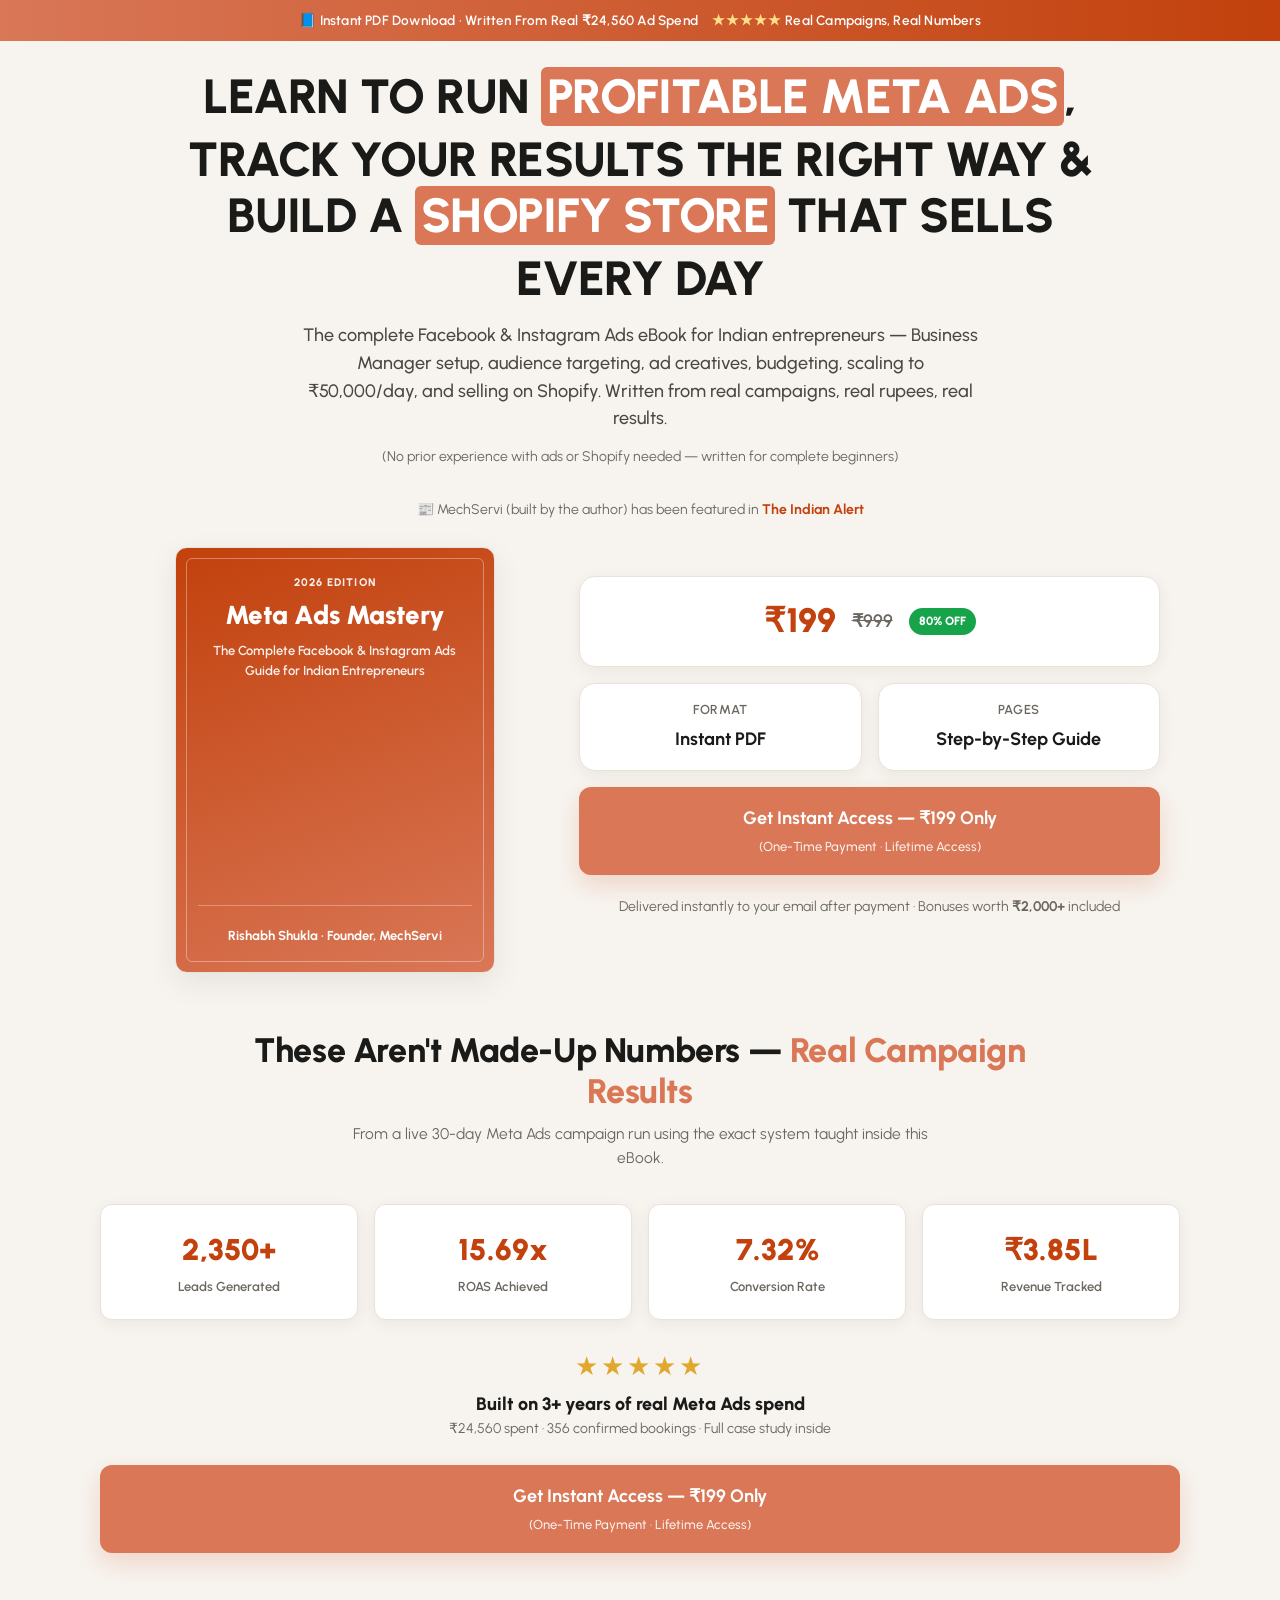
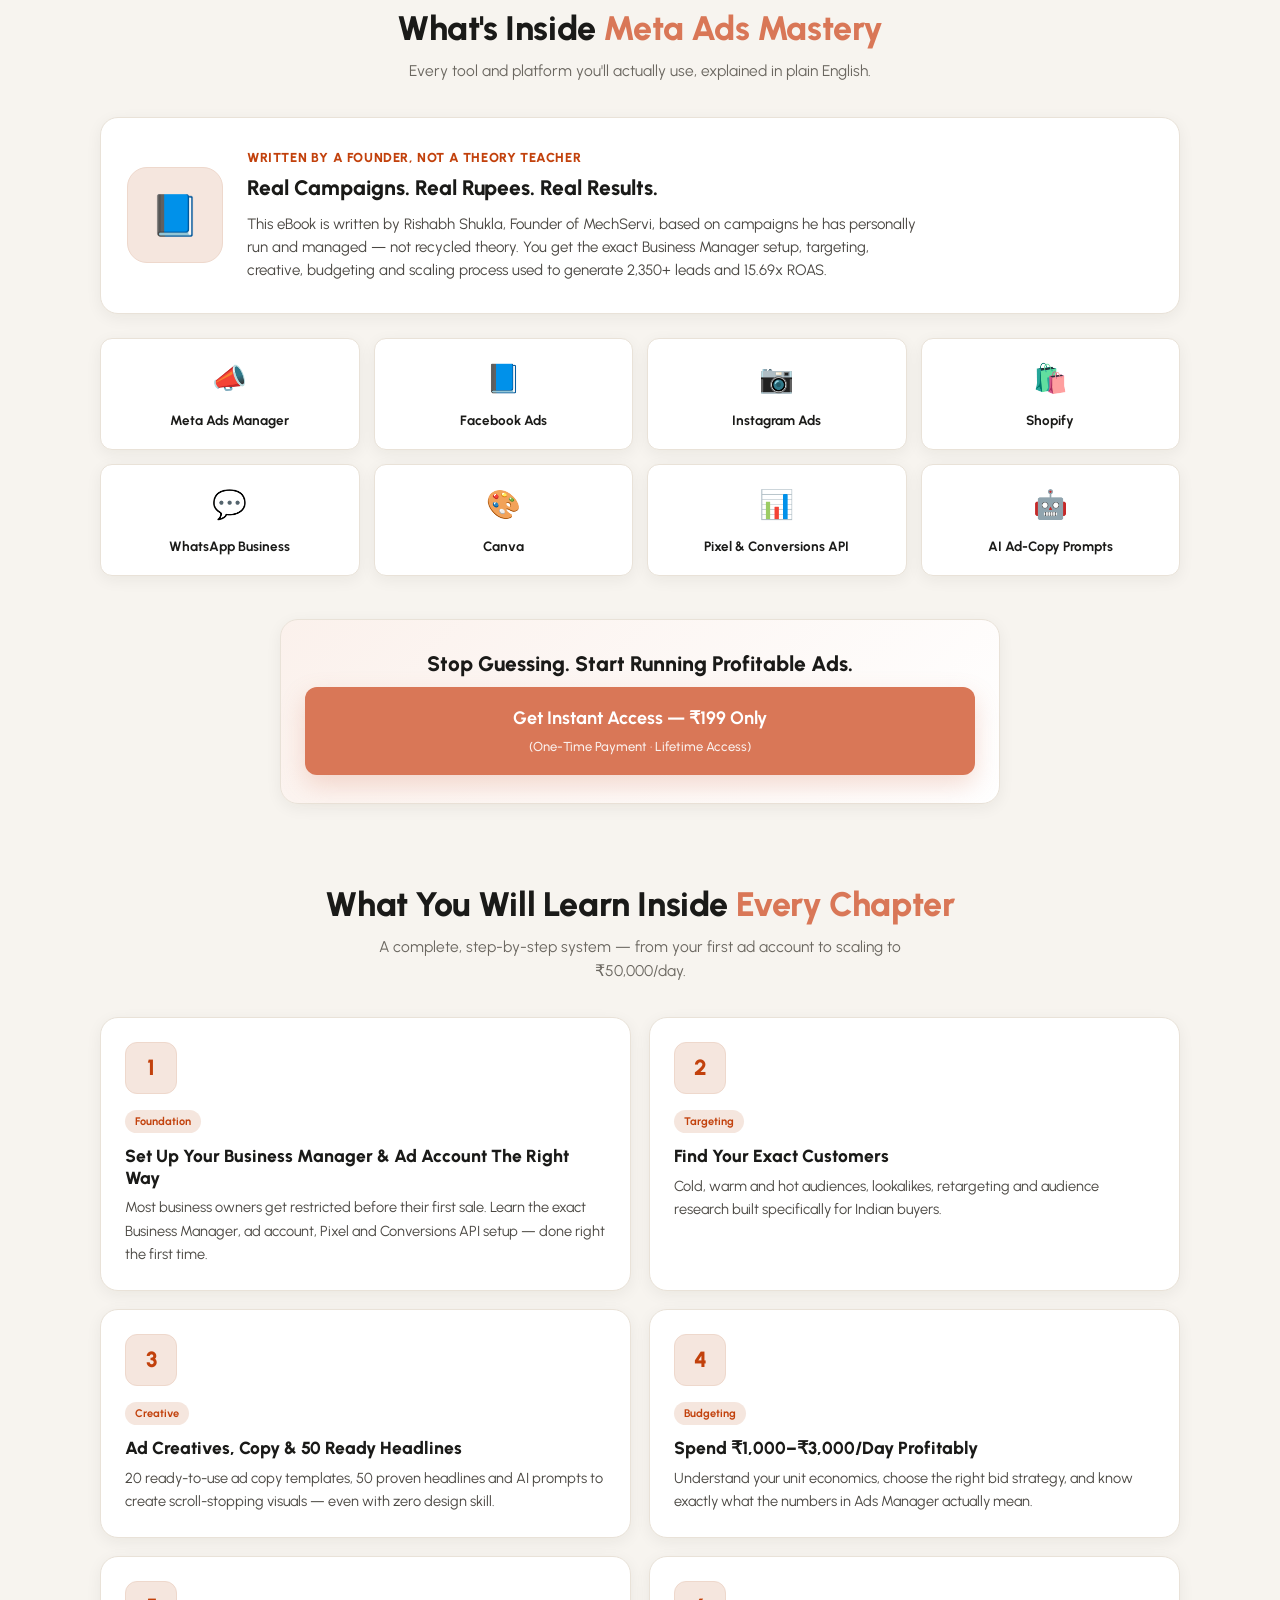
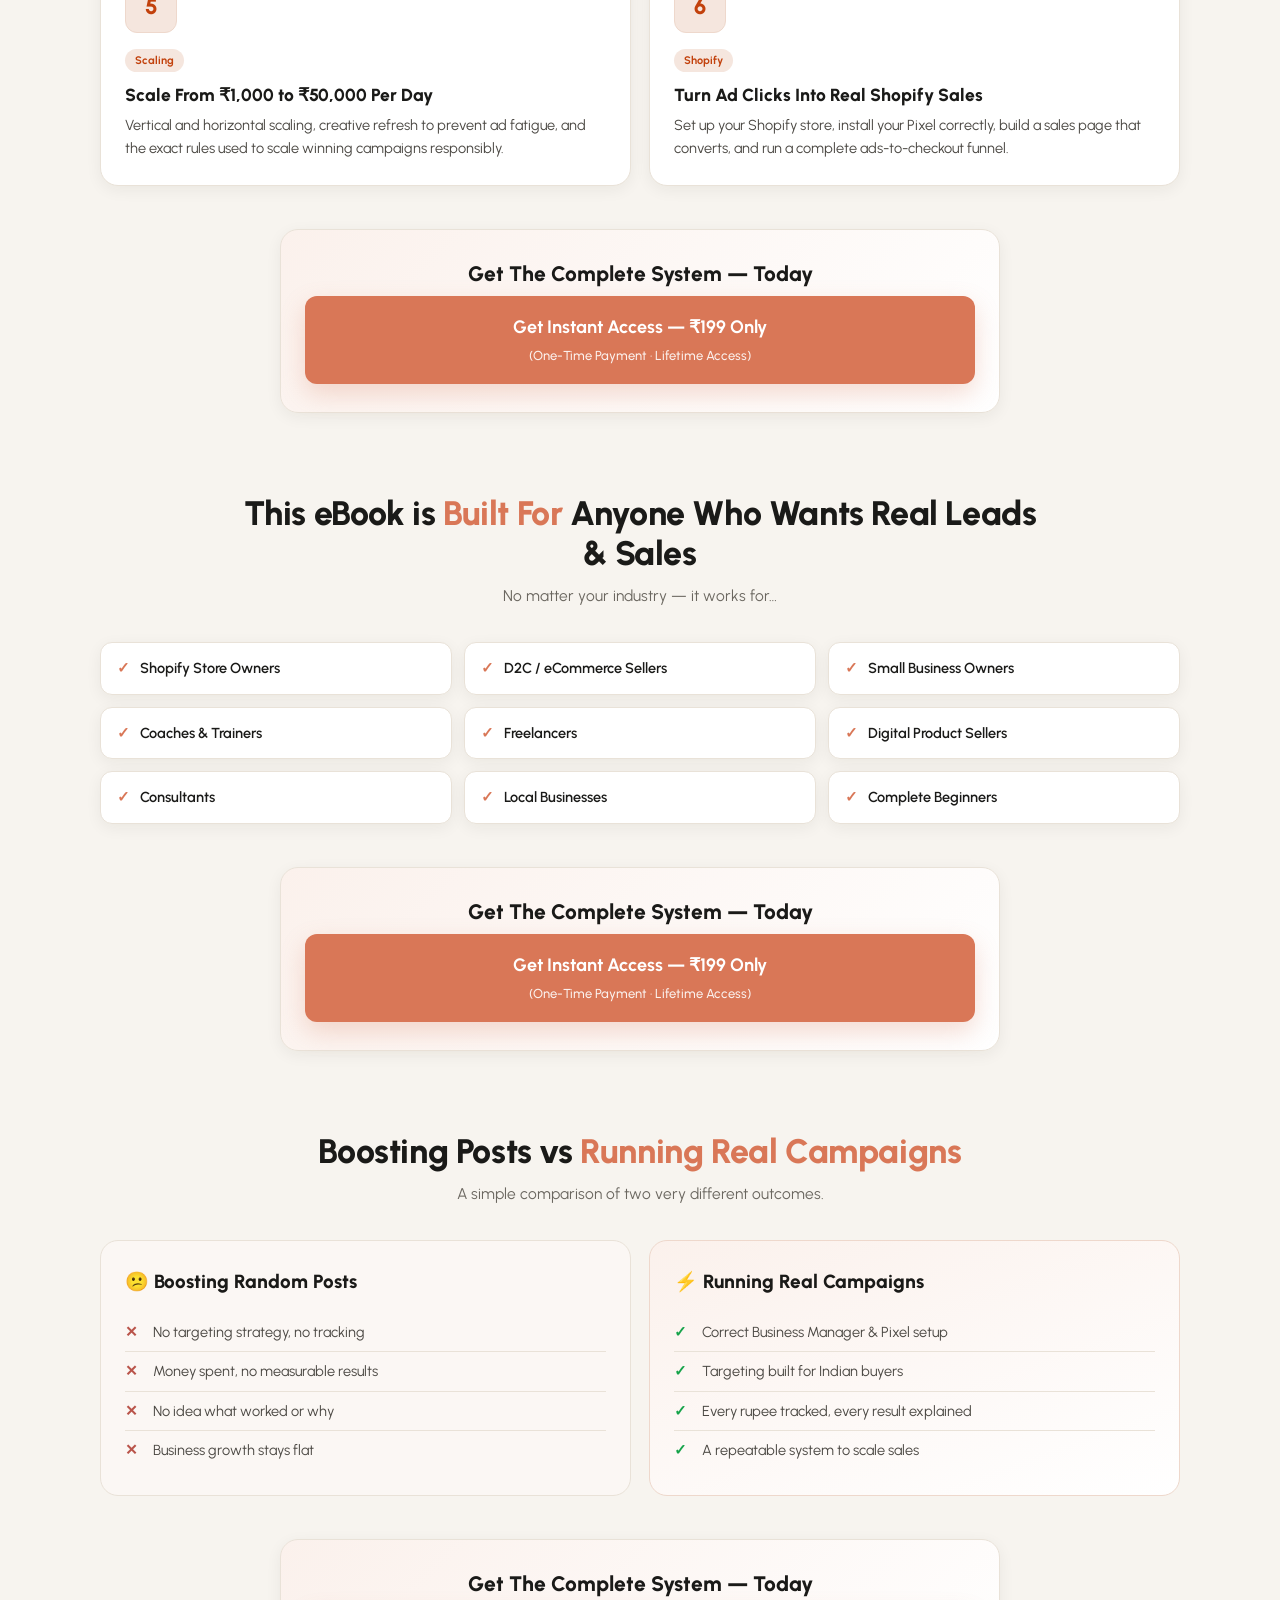
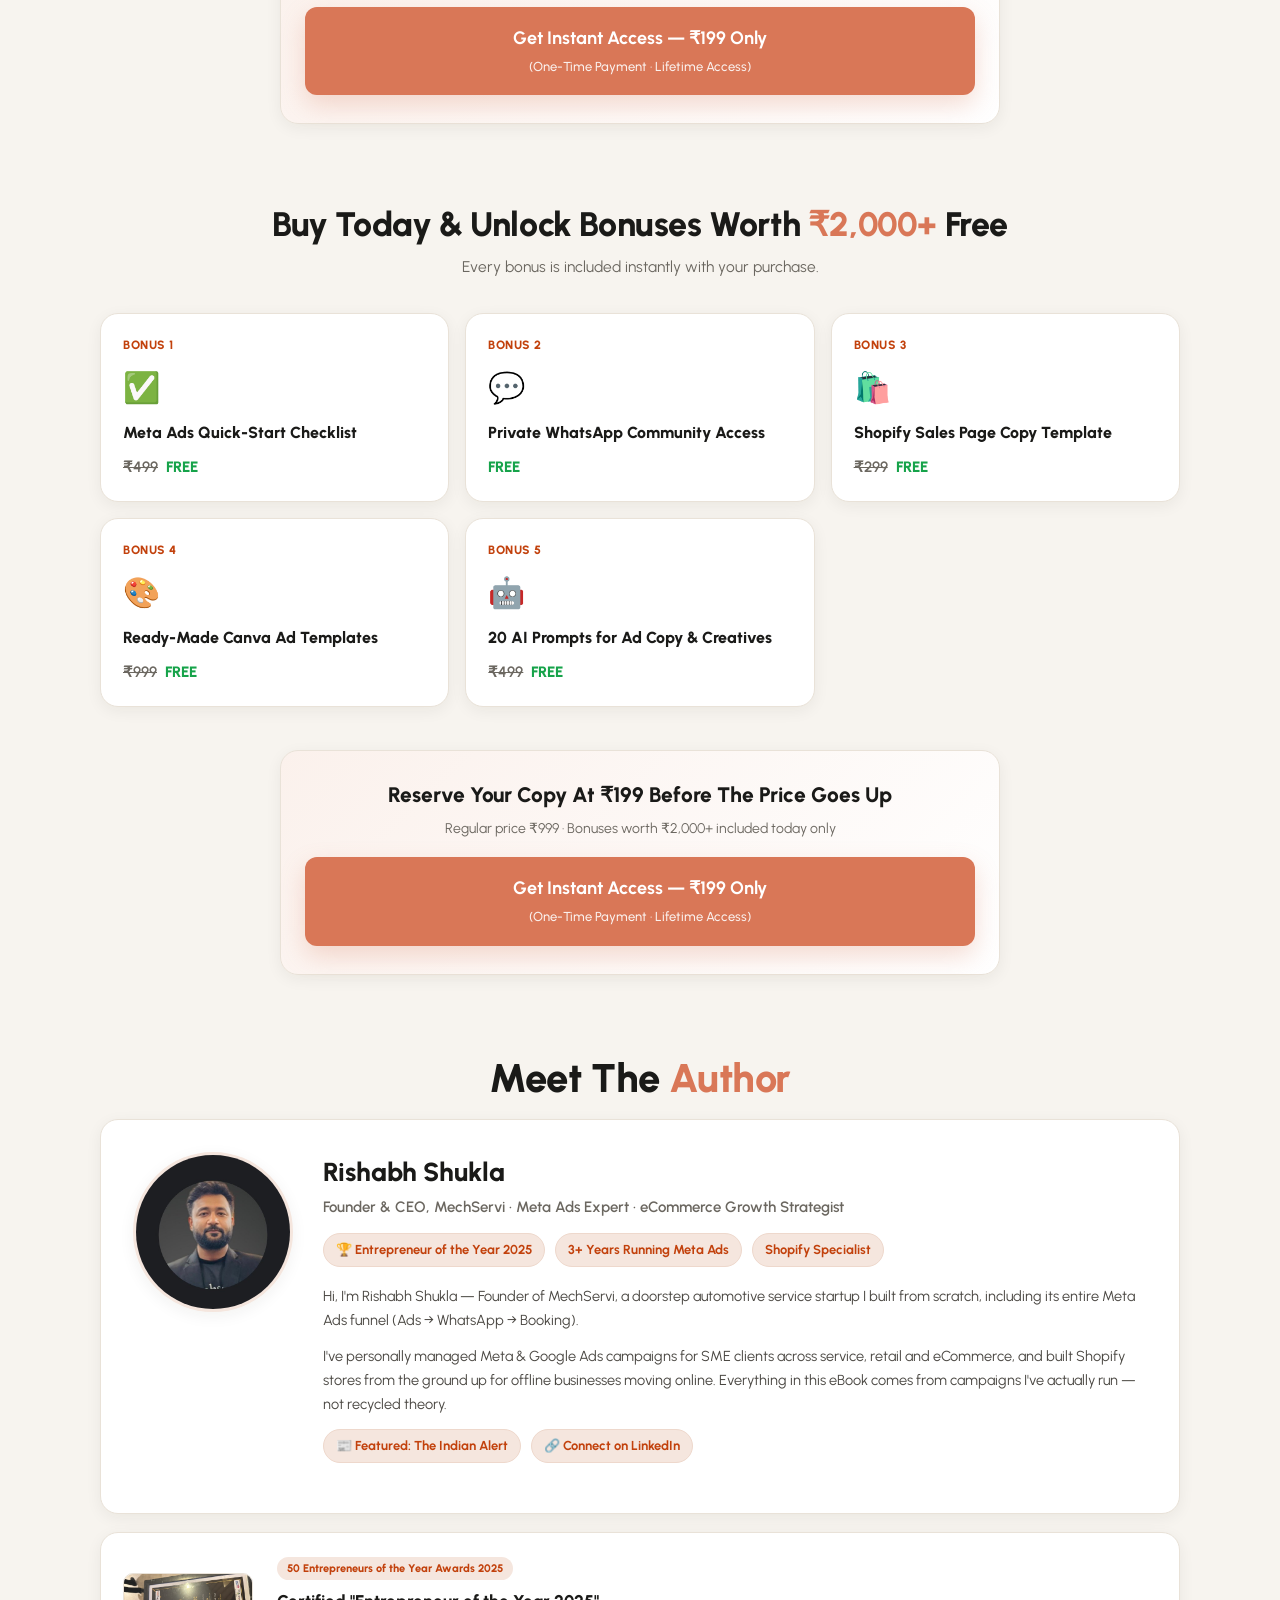
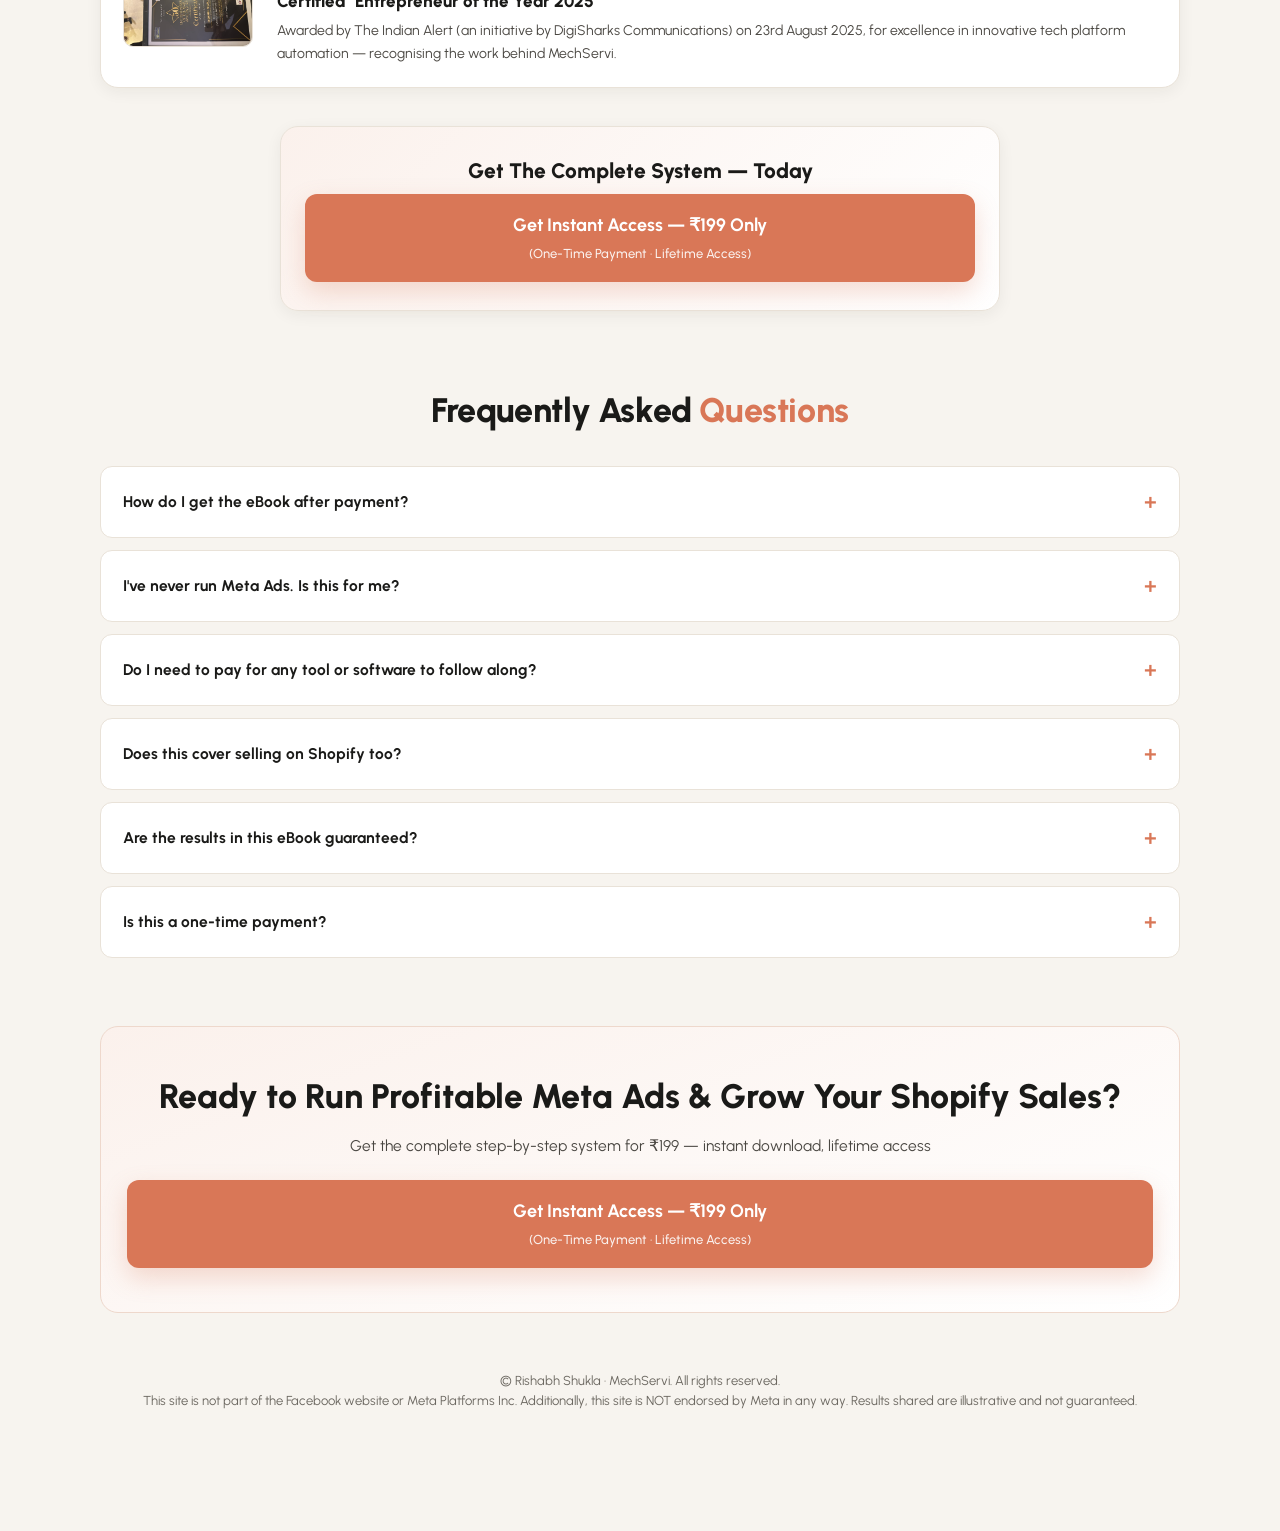
<file: files (1)/index.html>
<!DOCTYPE html>
<html lang="en">

<head>
    <meta charset="UTF-8">
    <meta name="viewport" content="width=device-width, initial-scale=1, viewport-fit=cover">
    <meta name="color-scheme" content="light only">
    <meta name="description" content="Meta Ads Mastery eBook by Rishabh Shukla — Learn to run profitable Facebook & Instagram Ads and build a Shopify store with consistent sales.">
    <title>Meta Ads Mastery — Run Profitable Facebook & Instagram Ads | Rishabh Shukla</title>

    <!-- Meta Pixel Code -->
    <script>
        ! function(f, b, e, v, n, t, s) {
            if (f.fbq) return;
            n = f.fbq = function() {
                n.callMethod ?
                    n.callMethod.apply(n, arguments) : n.queue.push(arguments)
            };
            if (!f._fbq) f._fbq = n;
            n.push = n;
            n.loaded = !0;
            n.version = '2.0';
            n.queue = [];
            t = b.createElement(e);
            t.async = !0;
            t.src = v;
            s = b.getElementsByTagName(e)[0];
            s.parentNode.insertBefore(t, s)
        }(window,
            document, 'script', 'https://connect.facebook.net/en_US/fbevents.js');
        fbq('init', 'PASTE_YOUR_PIXEL_ID_HERE');
        fbq('track', 'PageView');
    </script>
    <noscript><img height="1" width="1" style="display:none" src="https://www.facebook.com/tr?id=PASTE_YOUR_PIXEL_ID_HERE&ev=PageView&noscript=1"/></noscript>
    <!-- End Meta Pixel Code -->

    <link href="https://fonts.googleapis.com/css2?family=Urbanist:wght@400;600;700;800;900&display=swap" rel="stylesheet">
    <link href="https://fonts.googleapis.com/css2?family=Sora:wght@600;700;800&display=swap" rel="stylesheet">
    <style>
        :root {
            --bg: #F7F4EF;
            --bg-card: #FFFFFF;
            --ink: #1A1A18;
            --ink-soft: #4A4742;
            --ink-mute: #6B6760;
            --claude: #D97757;
            --claude-deep: #C2410C;
            --claude-soft: #F5E6DE;
            --claude-tint: #FBF1EC;
            --line: #E9E2D8;
            --meta: #1877F2;
            --green: #16A34A;
            --gold: #E0A82E;
            --radius: 18px;
            --radius-sm: 12px;
            --shadow: 0 10px 30px rgba(40, 30, 20, .08);
            --shadow-soft: 0 4px 16px rgba(40, 30, 20, .06);
            --maxw: 1080px;
            --font: 'Urbanist', -apple-system, BlinkMacSystemFont, 'Segoe UI', Roboto, Helvetica, Arial, sans-serif;
        }

        * { margin: 0; padding: 0; box-sizing: border-box }
        html { scroll-behavior: smooth }
        body { font-family: var(--font); background: var(--bg); color: var(--ink); line-height: 1.55; -webkit-font-smoothing: antialiased; overflow-x: hidden; }
        img { max-width: 100%; display: block; height: auto }
        a { text-decoration: none; color: inherit }
        .wrap { max-width: var(--maxw); margin: 0 auto; padding: 0 20px }
        .section { padding: 28px 0 }

        @media(max-width:640px) {
            .section { padding: 14px 0 }
            .wrap { padding: 0 20px }
            .hero { padding-top: 28px; padding-bottom: 16px }
            .hero h1 { line-height: 1.25 }
        }

        /* ===== TOP STRIP ===== */
        .topbar { background: linear-gradient(90deg, var(--claude), var(--claude-deep)); color: #fff; text-align: center; padding: 10px 16px; font-size: 13.5px; font-weight: 600; letter-spacing: .2px; display: flex; gap: 14px; justify-content: center; align-items: center; flex-wrap: wrap; }
        .topbar .stars { color: #FFE08A; letter-spacing: 1px }
        @media(max-width:640px) { .topbar { font-size: 12px; gap: 8px } }

        /* ===== HERO ===== */
        .hero { padding-top: 26px; padding-bottom: 30px; text-align: center }
        .eyebrow { display: inline-flex; align-items: center; gap: 8px; background: var(--claude-soft); color: var(--claude-deep); border: 1px solid #EED8CC; font-weight: 700; font-size: 13px; letter-spacing: .3px; padding: 8px 16px; border-radius: 999px; margin-bottom: 22px; }
        .hero h1 { font-size: clamp(28px, 5vw, 48px); line-height: 1.14; font-weight: 800; letter-spacing: -.5px; max-width: 940px; margin: 0 auto 16px; }
        .hero h1 .hl-blue { background-color: var(--claude); color: #fff; padding: 2px 6px; border-radius: 6px; display: inline-block; margin-bottom: 6px }
        .hero .sub { font-size: clamp(15px, 2.2vw, 18px); color: var(--ink-soft); max-width: 680px; margin: 0 auto 8px; font-weight: 500; }
        .note { font-size: 14px; color: var(--ink-mute); padding-top: 5px; margin-bottom: 26px; text-align: center }
        .hero .note { font-size: 14px; color: var(--ink-mute); margin-bottom: 26px; text-align: center }

        /* ===== HERO GRID ===== */
        .hero-grid { display: grid; grid-template-columns: 0.85fr 1.15fr; gap: 30px; align-items: center; margin-top: 20px; }
        .hero-right { display: flex; flex-direction: column; gap: 16px; text-align: center; }
        .hero-right .note { text-align: center }
        @media(max-width:768px) { .hero-grid { grid-template-columns: 1fr; gap: 20px } }

        /* ===== BOOK COVER MOCKUP (no image needed) ===== */
        .book-cover {
            aspect-ratio: 3/4;
            max-width: 320px;
            margin: 0 auto;
            border-radius: 12px;
            background: linear-gradient(160deg, var(--claude-deep), var(--claude));
            box-shadow: var(--shadow);
            border: 1px solid var(--line);
            color: #fff;
            display: flex;
            flex-direction: column;
            justify-content: space-between;
            padding: 26px 22px;
            position: relative;
            overflow: hidden;
        }
        .book-cover::before {
            content: "";
            position: absolute; inset: 10px;
            border: 1px solid rgba(255,255,255,.35);
            border-radius: 6px;
            pointer-events: none;
        }
        .book-cover .bc-tag { font-size: 11px; font-weight: 800; letter-spacing: .1em; text-transform: uppercase; opacity: .9 }
        .book-cover .bc-title { font-size: 26px; font-weight: 900; line-height: 1.15; margin-top: 10px }
        .book-cover .bc-sub { font-size: 13px; opacity: .92; margin-top: 10px; font-weight: 600 }
        .book-cover .bc-author { font-size: 13px; font-weight: 700; margin-top: auto; padding-top: 20px; border-top: 1px solid rgba(255,255,255,.3) }

        /* ===== PRICE CARD ===== */
        .price-card { display: flex; align-items: center; justify-content: center; gap: 16px; background: var(--bg-card); border: 1px solid var(--line); border-radius: 16px; box-shadow: var(--shadow-soft); padding: 18px; }
        .price-card .now { font-size: 34px; font-weight: 900; color: var(--claude-deep) }
        .price-card .was { font-size: 18px; color: var(--ink-mute); text-decoration: line-through; font-weight: 600 }
        .price-card .off { background: var(--green); color: #fff; font-size: 12px; font-weight: 800; padding: 4px 10px; border-radius: 999px }

        .dm-info-row { display: grid; grid-template-columns: 1fr 1fr; gap: 16px; }
        .dm-info-card { background: var(--bg-card); border: 1px solid var(--line); border-radius: 16px; box-shadow: var(--shadow-soft); padding: 16px; }
        .dm-info-card .dm-label { color: var(--ink-mute); font-size: 13px; margin-bottom: 6px; text-transform: uppercase; letter-spacing: .05em; font-weight: 600; }
        .dm-info-card .dm-value { font-size: 18px; font-weight: 700; color: var(--ink); }

        .cta-big {
            display: flex; flex-direction: column; align-items: center; justify-content: center;
            background: var(--claude); color: #fff; font-weight: 700; font-size: 18px; padding: 18px 24px;
            border-radius: 12px; border: none; cursor: pointer; box-shadow: 0 10px 24px rgba(217, 119, 87, .25);
            transition: transform .2s, box-shadow .2s; width: 100%; text-align: center; position: relative;
            overflow: hidden; isolation: isolate; animation: cta-pulse 5s ease-in-out infinite;
        }
        .cta-big:hover { transform: translateY(-2px); box-shadow: 0 12px 28px rgba(217, 119, 87, .35) }
        .cta-big::after {
            content: ""; position: absolute; top: 0; left: -150%; width: 50%; height: 100%; pointer-events: none;
            background: linear-gradient(120deg, rgba(255,255,255,0) 0%, rgba(255,255,255,.45) 45%, rgba(255,255,255,0) 100%);
            transform: skewX(-20deg); animation: btn-shine 3.6s ease-in-out infinite; animation-delay: 1s;
        }
        @keyframes btn-shine { 0% { left: -150% } 55% { left: 130% } 100% { left: 130% } }
        @keyframes cta-pulse { 0%,100% { transform: scale(1) } 50% { transform: scale(1.01) } }
        .cta-big small { font-size: 13px; font-weight: 500; opacity: .9; margin-top: 4px }

        .cta-block { background: linear-gradient(135deg, var(--claude-tint), #fff); border: 1px solid var(--line); border-radius: var(--radius); padding: 28px 24px; text-align: center; box-shadow: var(--shadow-soft); max-width: 720px; margin: 0 auto; }
        .cta-block .big { font-size: clamp(17px, 2.4vw, 21px); font-weight: 800; margin-bottom: 6px }
        .cta-block .small { font-size: 14px; color: var(--ink-mute); margin-bottom: 18px }

        .btn { display: inline-flex; align-items: center; justify-content: center; background: var(--claude); color: #fff; font-weight: 700; font-size: 17px; letter-spacing: .3px; padding: 16px 42px; border-radius: 12px; border: none; cursor: pointer; box-shadow: 0 10px 24px rgba(217, 119, 87, .25); transition: transform .2s, box-shadow .2s; position: relative; overflow: hidden; }
        .btn::after { content: ""; position: absolute; top: 0; left: -150%; width: 50%; height: 100%; pointer-events: none; background: linear-gradient(120deg, rgba(255,255,255,0) 0%, rgba(255,255,255,.45) 45%, rgba(255,255,255,0) 100%); transform: skewX(-20deg); animation: btn-shine 3.6s ease-in-out infinite; animation-delay: 1s; }
        .btn:hover { transform: translateY(-2px); box-shadow: 0 12px 28px rgba(217, 119, 87, .35) }
        .btn.full { width: 100%; max-width: 420px }

        .shead { text-align: center; margin-bottom: 34px }
        .shead h2 { font-size: clamp(23px, 3.6vw, 34px); font-weight: 800; letter-spacing: -.4px; line-height: 1.18; max-width: 820px; margin: 0 auto 10px }
        .shead h2 .hl { color: var(--claude) }
        .shead p { font-size: 15.5px; color: var(--ink-mute); max-width: 600px; margin: 0 auto }

        /* ===== STATS STRIP (real case-study numbers, no images needed) ===== */
        .stat-grid { display: grid; grid-template-columns: repeat(4, 1fr); gap: 16px }
        @media(max-width:740px) { .stat-grid { grid-template-columns: repeat(2, 1fr) } }
        .stat-card { background: var(--bg-card); border: 1px solid var(--line); border-radius: var(--radius-sm); box-shadow: var(--shadow-soft); padding: 22px 14px; text-align: center; }
        .stat-card .num { font-size: clamp(22px,3vw,30px); font-weight: 900; color: var(--claude-deep) }
        .stat-card .lbl { font-size: 13px; color: var(--ink-mute); font-weight: 600; margin-top: 4px }

        .ratingline { text-align: center; margin-top: 26px }
        .ratingline .stars { color: var(--gold); font-size: 26px; letter-spacing: 3px }
        .ratingline .score { font-weight: 800; font-size: 18px; margin-top: 4px }
        .ratingline .count { color: var(--ink-mute); font-size: 14px }

        /* ===== CORE / TOOLS ===== */
        .claude-core { background: var(--bg-card); border: 1px solid var(--line); border-radius: var(--radius); padding: 30px 26px; box-shadow: var(--shadow-soft); display: flex; gap: 24px; align-items: center; margin-bottom: 24px; }
        @media(max-width:680px) { .claude-core { flex-direction: column; text-align: center; padding: 26px 20px } }
        .claude-core .logo { width: 96px; height: 96px; flex: 0 0 96px; border-radius: 20px; background: var(--claude-soft); display: flex; align-items: center; justify-content: center; border: 1px solid #EED8CC; font-size: 40px; }
        .claude-core h3 { font-size: 13px; font-weight: 800; color: var(--claude-deep); text-transform: uppercase; letter-spacing: .6px; margin-bottom: 4px }
        .claude-core h4 { font-size: 21px; font-weight: 800; margin-bottom: 8px }
        .claude-core p { font-size: 15px; color: var(--ink-soft); max-width: 680px }

        .tools-grid { display: grid; grid-template-columns: repeat(4, 1fr); gap: 14px }
        @media(max-width:820px) { .tools-grid { grid-template-columns: repeat(3, 1fr) } }
        @media(max-width:520px) { .tools-grid { grid-template-columns: repeat(2, 1fr) } }
        .tool { background: var(--bg-card); border: 1px solid var(--line); border-radius: var(--radius-sm); padding: 18px 12px; text-align: center; box-shadow: var(--shadow-soft); display: flex; flex-direction: column; align-items: center; gap: 10px; transition: transform .15s; }
        .tool:hover { transform: translateY(-3px) }
        .tool .ti { font-size: 28px }
        .tool .tn { font-size: 13.5px; font-weight: 700; color: var(--ink) }

        /* ===== FEATURE CARDS ===== */
        .feat-grid { display: grid; grid-template-columns: repeat(2, 1fr); gap: 18px }
        @media(max-width:740px) { .feat-grid { grid-template-columns: 1fr } }
        .feat { background: var(--bg-card); border: 1px solid var(--line); border-radius: var(--radius); padding: 24px; box-shadow: var(--shadow-soft); position: relative; }
        .feat .ic { width: 52px; height: 52px; border-radius: 12px; background: var(--claude-soft); display: flex; align-items: center; justify-content: center; margin-bottom: 14px; border: 1px solid #EED8CC; font-size: 22px; font-weight: 800; color: var(--claude-deep); }
        .feat h3 { font-size: 17.5px; font-weight: 800; margin-bottom: 8px; line-height: 1.25 }
        .feat p { font-size: 14.5px; color: var(--ink-soft); line-height: 1.6 }
        .feat .tag { display: inline-block; font-size: 11px; font-weight: 700; color: var(--claude-deep); background: var(--claude-soft); padding: 3px 10px; border-radius: 999px; margin-bottom: 12px }

        /* ===== WHO IS IT FOR ===== */
        .who-grid { display: grid; grid-template-columns: repeat(3, 1fr); gap: 12px }
        @media(max-width:740px) { .who-grid { grid-template-columns: repeat(2, 1fr) } }
        @media(max-width:460px) { .who-grid { grid-template-columns: 1fr } }
        .who { background: var(--bg-card); border: 1px solid var(--line); border-radius: var(--radius-sm); padding: 14px 16px; font-size: 14.5px; font-weight: 600; display: flex; align-items: center; gap: 10px; box-shadow: var(--shadow-soft); }
        .who::before { content: "✓"; color: var(--claude); font-weight: 800; flex: 0 0 auto }

        /* ===== COMPARISON ===== */
        .cmp-grid { display: grid; grid-template-columns: 1fr 1fr; gap: 18px }
        @media(max-width:680px) { .cmp-grid { grid-template-columns: 1fr } }
        .cmp { border-radius: var(--radius); padding: 26px 24px; border: 1px solid var(--line) }
        .cmp.bad { background: #FBF7F4 }
        .cmp.good { background: linear-gradient(160deg, var(--claude-tint), #fff); border-color: #EED8CC }
        .cmp h3 { font-size: 19px; font-weight: 800; margin-bottom: 16px; display: flex; align-items: center; gap: 8px }
        .cmp ul { list-style: none }
        .cmp li { font-size: 14.5px; padding: 8px 0 8px 28px; position: relative; color: var(--ink-soft); border-bottom: 1px solid var(--line) }
        .cmp li:last-child { border-bottom: none }
        .cmp.bad li::before { content: "✕"; position: absolute; left: 0; color: #B9544A; font-weight: 800 }
        .cmp.good li::before { content: "✓"; position: absolute; left: 0; color: var(--green); font-weight: 800 }

        /* ===== BONUSES ===== */
        .bonus-grid { display: grid; grid-template-columns: repeat(3, 1fr); gap: 16px }
        @media(max-width:820px) { .bonus-grid { grid-template-columns: repeat(2, 1fr) } }
        @media(max-width:520px) { .bonus-grid { grid-template-columns: 1fr } }
        .bonus { background: var(--bg-card); border: 1px solid var(--line); border-radius: var(--radius); padding: 22px; box-shadow: var(--shadow-soft); position: relative; }
        .bonus .bnum { font-size: 12px; font-weight: 800; color: var(--claude-deep); text-transform: uppercase; letter-spacing: .5px; margin-bottom: 10px }
        .bonus .bic { font-size: 30px; margin-bottom: 12px }
        .bonus h3 { font-size: 16px; font-weight: 800; margin-bottom: 12px; line-height: 1.3 }
        .bonus .price { font-size: 15px; font-weight: 800 }
        .bonus .price s { color: var(--ink-mute); font-weight: 600; margin-right: 8px }
        .bonus .price .free { color: var(--green) }

        /* ===== AUTHOR ===== */
        .mentor { background: var(--bg-card); border: 1px solid var(--line); border-radius: var(--radius); padding: 32px; box-shadow: var(--shadow-soft); display: flex; gap: 30px; align-items: flex-start; }
        @media(max-width:740px) { .mentor { flex-direction: column; align-items: center; text-align: center; padding: 26px 20px; gap: 16px } }
        .mentor .photo { flex: 0 0 160px; width: 160px; height: 160px; border-radius: 50%; overflow: hidden; border: 3px solid var(--claude-soft); box-shadow: var(--shadow-soft); background: var(--claude-soft); }
        .mentor .photo img { width: 100%; height: 100%; object-fit: cover }

        /* ===== AWARD BLOCK ===== */
        .award-block { display: flex; gap: 24px; align-items: center; background: var(--bg-card); border: 1px solid var(--line); border-radius: var(--radius); box-shadow: var(--shadow-soft); padding: 22px; margin-top: 18px; }
        @media(max-width:680px) { .award-block { flex-direction: column; text-align: center } }
        .award-block img { width: 130px; border-radius: 10px; border: 1px solid var(--line); flex: 0 0 130px }
        .award-block h4 { font-size: 17px; font-weight: 800; margin-bottom: 6px }
        .award-block p { font-size: 14px; color: var(--ink-soft); line-height: 1.6 }
        .award-block .abadge { display: inline-block; font-size: 11px; font-weight: 800; color: var(--claude-deep); background: var(--claude-soft); padding: 3px 10px; border-radius: 999px; margin-bottom: 8px }
        .mentor .stats { display: flex; flex-wrap: wrap; gap: 10px; margin: 14px 0 18px }
        .mentor .stat { background: var(--claude-soft); color: var(--claude-deep); font-size: 13px; font-weight: 700; padding: 6px 12px; border-radius: 999px; border: 1px solid #EED8CC }
        .mentor h2 { font-size: 26px; font-weight: 800; margin-bottom: 4px }
        .mentor .role { font-size: 15px; color: var(--ink-mute); font-weight: 600; margin-bottom: 6px }
        .mentor p { font-size: 14.5px; color: var(--ink-soft); margin-bottom: 12px; line-height: 1.65 }

        /* ===== FAQ ===== */
        .faq-item { background: var(--bg-card); border: 1px solid var(--line); border-radius: var(--radius-sm); margin-bottom: 12px; overflow: hidden }
        .faq-q { padding: 18px 22px; font-weight: 700; font-size: 15.5px; cursor: pointer; display: flex; justify-content: space-between; align-items: center; gap: 14px }
        .faq-q::after { content: "+"; font-size: 22px; color: var(--claude); font-weight: 600; flex: 0 0 auto; transition: transform .2s }
        .faq-item.open .faq-q::after { transform: rotate(45deg) }
        .faq-a { max-height: 0; overflow: hidden; transition: max-height .3s ease; padding: 0 22px }
        .faq-item.open .faq-a { max-height: 400px; padding: 0 22px 20px }
        .faq-a p { font-size: 14.5px; color: var(--ink-soft); line-height: 1.65 }

        /* ===== STICKY BAR ===== */
        .sticky { position: fixed; bottom: 0; left: 0; right: 0; z-index: 90; background: rgba(255,255,255,.96); backdrop-filter: blur(8px); border-top: 1px solid var(--line); box-shadow: 0 -6px 24px rgba(40,30,20,.1); padding: 12px 16px; display: none; align-items: center; justify-content: center; gap: 18px; flex-wrap: wrap; }
        @media(max-width:768px) { .sticky { display: flex } }
        .sticky .price { font-size: 18px; font-weight: 800 }
        .sticky .price s { color: var(--ink-mute); font-weight: 600; margin-right: 8px; font-size: 15px }
        .sticky .btn { padding: 12px 32px; font-size: 15px }
        @media(max-width:640px) { .sticky { gap: 10px; padding: 10px 12px } .sticky .btn { padding: 11px 26px; font-size: 14px } .sticky .price { font-size: 16px } }
        .foot-space { height: 90px }

        .final { background: linear-gradient(160deg, var(--claude-tint), #fff); border-radius: var(--radius); padding: 44px 26px; text-align: center; border: 1px solid #EED8CC }
        .final h2 { font-size: clamp(24px, 3.6vw, 34px); font-weight: 800; margin-bottom: 10px }
        .final p { font-size: 15.5px; color: var(--ink-soft); margin-bottom: 22px }

        footer { text-align: center; padding: 30px 20px; color: var(--ink-mute); font-size: 13px }

        :root { --safe-bottom: env(safe-area-inset-bottom, 0px) }
        .mobile-sticky { position: fixed; left: 0; right: 0; bottom: 0; z-index: 9999; display: none; background: var(--bg); padding: 10px 16px calc(10px + var(--safe-bottom)); box-shadow: 0 -8px 25px rgba(0,0,0,.08); border-top: 1px solid var(--line) }
        .mobile-sticky .ms-wrap { display: grid; grid-template-columns: 1fr auto; align-items: center; gap: 12px; background: var(--bg-card); border: 1px solid var(--line); border-radius: 12px; padding: 8px 12px }
        .mobile-sticky .ms-left { display: grid; gap: 2px }
        .mobile-sticky .ms-label { color: var(--ink-soft); font-weight: 600; font-size: 12px; text-transform: uppercase }
        .mobile-sticky .ms-price { font-weight: 900; font-size: 18px; color: var(--claude-deep) }
        .mobile-sticky .ms-price s { color: var(--ink-mute); font-weight: 600; font-size: 13px; margin-right: 6px }
        .mobile-sticky .ms-cta { background: var(--claude); color: #fff; font-weight: 700; font-size: 15px; padding: 10px 16px; border-radius: 8px; box-shadow: 0 4px 12px rgba(217,119,87,.2); user-select: none; transition: background-color .2s; white-space: nowrap; cursor: pointer }
        .mobile-sticky .ms-cta:hover { background: var(--claude-deep) }
        .mobile-sticky .ms-note { text-align: center; color: var(--ink-soft); font-size: 11px; margin-top: 6px; font-weight: 500 }
        @media(max-width:768px) { .mobile-sticky { display: block } body.has-mobile-sticky { padding-bottom: calc(90px + var(--safe-bottom)) } }
    </style>
</head>

<body>

    <!-- TOP STRIP -->
    <div class="topbar">
        <span>📘 Instant PDF Download · Written From Real ₹24,560 Ad Spend</span>
        <span><span class="stars">★★★★★</span> Real Campaigns, Real Numbers</span>
    </div>

    <!-- HERO -->
    <section class="hero wrap">

        <h1>LEARN TO RUN <span class="hl-blue">PROFITABLE META ADS</span>, TRACK YOUR RESULTS THE RIGHT WAY & BUILD A <span class="hl-blue">SHOPIFY STORE</span> THAT SELLS EVERY DAY</h1>
        <p class="sub">The complete Facebook &amp; Instagram Ads eBook for Indian entrepreneurs — Business Manager setup, audience targeting, ad creatives, budgeting, scaling to ₹50,000/day, and selling on Shopify. Written from real campaigns, real rupees, real results.</p>
        <p class="note">(No prior experience with ads or Shopify needed — written for complete beginners)</p>
        <p class="note">📰 MechServi (built by the author) has been featured in <a href="https://theindianalert.com/mechservi-building-indias-first-organized-auto-care-marketplace/" target="_blank" rel="noopener" style="color:var(--claude-deep);font-weight:700">The Indian Alert</a></p>

        <div class="hero-grid">
            <!-- LEFT: Book cover mockup (swap for your real cover image later) -->
            <div class="book-cover">
                <div class="bc-tag">2026 Edition</div>
                <div class="bc-title">Meta Ads Mastery</div>
                <div class="bc-sub">The Complete Facebook &amp; Instagram Ads Guide for Indian Entrepreneurs</div>
                <div class="bc-author">Rishabh Shukla · Founder, MechServi</div>
            </div>

            <!-- RIGHT: Price, info, CTA -->
            <div class="hero-right">
                <div class="price-card">
                    <span class="now">₹199</span>
                    <span class="was">₹999</span>
                    <span class="off">80% OFF</span>
                </div>

                <div class="dm-info-row">
                    <div class="dm-info-card">
                        <div class="dm-label">Format</div>
                        <div class="dm-value">Instant PDF</div>
                    </div>
                    <div class="dm-info-card">
                        <div class="dm-label">Pages</div>
                        <div class="dm-value">Step-by-Step Guide</div>
                    </div>
                </div>

                <a href="PASTE_YOUR_PAYMENT_LINK_HERE" class="cta-big" aria-label="Buy Now">
                    Get Instant Access — ₹199 Only
                    <small>(One-Time Payment · Lifetime Access)</small>
                </a>
                <p class="note">Delivered instantly to your email after payment · Bonuses worth <strong>₹2,000+</strong> included</p>
            </div>
        </div>
    </section>

    <!-- REAL RESULTS -->
    <section class="section wrap">
        <div class="shead">
            <h2>These Aren't Made-Up Numbers — <span class="hl">Real Campaign Results</span></h2>
            <p>From a live 30-day Meta Ads campaign run using the exact system taught inside this eBook.</p>
        </div>
        <div class="stat-grid">
            <div class="stat-card"><div class="num">2,350+</div><div class="lbl">Leads Generated</div></div>
            <div class="stat-card"><div class="num">15.69x</div><div class="lbl">ROAS Achieved</div></div>
            <div class="stat-card"><div class="num">7.32%</div><div class="lbl">Conversion Rate</div></div>
            <div class="stat-card"><div class="num">₹3.85L</div><div class="lbl">Revenue Tracked</div></div>
        </div>

        <div class="ratingline">
            <div class="stars">★★★★★</div>
            <div class="score">Built on 3+ years of real Meta Ads spend</div>
            <div class="count">₹24,560 spent · 356 confirmed bookings · Full case study inside</div>
        </div>
        <br>
        <a href="PASTE_YOUR_PAYMENT_LINK_HERE" class="cta-big" aria-label="Buy Now">
            Get Instant Access — ₹199 Only
            <small>(One-Time Payment · Lifetime Access)</small>
        </a>
    </section>

    <!-- WHAT'S COVERED -->
    <section class="section wrap">
        <div class="shead">
            <h2>What's Inside <span class="hl">Meta Ads Mastery</span></h2>
            <p>Every tool and platform you'll actually use, explained in plain English.</p>
        </div>

        <div class="claude-core">
            <div class="logo">📘</div>
            <div>
                <h3>Written By A Founder, Not A Theory Teacher</h3>
                <h4>Real Campaigns. Real Rupees. Real Results.</h4>
                <p>This eBook is written by Rishabh Shukla, Founder of MechServi, based on campaigns he has personally run and managed — not recycled theory. You get the exact Business Manager setup, targeting, creative, budgeting and scaling process used to generate 2,350+ leads and 15.69x ROAS.</p>
            </div>
        </div>

        <div class="tools-grid">
            <div class="tool"><div class="ti">📣</div><div class="tn">Meta Ads Manager</div></div>
            <div class="tool"><div class="ti">📘</div><div class="tn">Facebook Ads</div></div>
            <div class="tool"><div class="ti">📷</div><div class="tn">Instagram Ads</div></div>
            <div class="tool"><div class="ti">🛍️</div><div class="tn">Shopify</div></div>
            <div class="tool"><div class="ti">💬</div><div class="tn">WhatsApp Business</div></div>
            <div class="tool"><div class="ti">🎨</div><div class="tn">Canva</div></div>
            <div class="tool"><div class="ti">📊</div><div class="tn">Pixel &amp; Conversions API</div></div>
            <div class="tool"><div class="ti">🤖</div><div class="tn">AI Ad-Copy Prompts</div></div>
        </div>
    </section>

    <section class="section wrap" style="padding-top:15px">
        <div class="cta-block">
            <div class="big">Stop Guessing. Start Running Profitable Ads.</div>
            <a href="PASTE_YOUR_PAYMENT_LINK_HERE" class="cta-big" aria-label="Buy Now">
                Get Instant Access — ₹199 Only
                <small>(One-Time Payment · Lifetime Access)</small>
            </a>
        </div>
    </section>
    <br>

    <!-- CHAPTERS -->
    <section class="section wrap">
        <div class="shead">
            <h2>What You Will Learn Inside <span class="hl">Every Chapter</span></h2>
            <p>A complete, step-by-step system — from your first ad account to scaling to ₹50,000/day.</p>
        </div>
        <div class="feat-grid">
            <div class="feat">
                <div class="ic">1</div>
                <span class="tag">Foundation</span>
                <h3>Set Up Your Business Manager &amp; Ad Account The Right Way</h3>
                <p>Most business owners get restricted before their first sale. Learn the exact Business Manager, ad account, Pixel and Conversions API setup — done right the first time.</p>
            </div>
            <div class="feat">
                <div class="ic">2</div>
                <span class="tag">Targeting</span>
                <h3>Find Your Exact Customers</h3>
                <p>Cold, warm and hot audiences, lookalikes, retargeting and audience research built specifically for Indian buyers.</p>
            </div>
            <div class="feat">
                <div class="ic">3</div>
                <span class="tag">Creative</span>
                <h3>Ad Creatives, Copy &amp; 50 Ready Headlines</h3>
                <p>20 ready-to-use ad copy templates, 50 proven headlines and AI prompts to create scroll-stopping visuals — even with zero design skill.</p>
            </div>
            <div class="feat">
                <div class="ic">4</div>
                <span class="tag">Budgeting</span>
                <h3>Spend ₹1,000–₹3,000/Day Profitably</h3>
                <p>Understand your unit economics, choose the right bid strategy, and know exactly what the numbers in Ads Manager actually mean.</p>
            </div>
            <div class="feat">
                <div class="ic">5</div>
                <span class="tag">Scaling</span>
                <h3>Scale From ₹1,000 to ₹50,000 Per Day</h3>
                <p>Vertical and horizontal scaling, creative refresh to prevent ad fatigue, and the exact rules used to scale winning campaigns responsibly.</p>
            </div>
            <div class="feat">
                <div class="ic">6</div>
                <span class="tag">Shopify</span>
                <h3>Turn Ad Clicks Into Real Shopify Sales</h3>
                <p>Set up your Shopify store, install your Pixel correctly, build a sales page that converts, and run a complete ads-to-checkout funnel.</p>
            </div>
        </div>
    </section>

    <section class="section wrap" style="padding-top:15px">
        <div class="cta-block">
            <div class="big">Get The Complete System — Today</div>
            <a href="PASTE_YOUR_PAYMENT_LINK_HERE" class="cta-big" aria-label="Buy Now">
                Get Instant Access — ₹199 Only
                <small>(One-Time Payment · Lifetime Access)</small>
            </a>
        </div>
    </section>
    <br>

    <!-- WHO IS IT FOR -->
    <section class="section wrap">
        <div class="shead">
            <h2>This eBook is <span class="hl">Built For</span> Anyone Who Wants Real Leads &amp; Sales</h2>
            <p>No matter your industry — it works for…</p>
        </div>
        <div class="who-grid">
            <div class="who">Shopify Store Owners</div>
            <div class="who">D2C / eCommerce Sellers</div>
            <div class="who">Small Business Owners</div>
            <div class="who">Coaches &amp; Trainers</div>
            <div class="who">Freelancers</div>
            <div class="who">Digital Product Sellers</div>
            <div class="who">Consultants</div>
            <div class="who">Local Businesses</div>
            <div class="who">Complete Beginners</div>
        </div>
    </section>

    <section class="section wrap" style="padding-top:15px">
        <div class="cta-block">
            <div class="big">Get The Complete System — Today</div>
            <a href="PASTE_YOUR_PAYMENT_LINK_HERE" class="cta-big" aria-label="Buy Now">
                Get Instant Access — ₹199 Only
                <small>(One-Time Payment · Lifetime Access)</small>
            </a>
        </div>
    </section>
    <br>

    <!-- COMPARISON -->
    <section class="section wrap">
        <div class="shead">
            <h2>Boosting Posts vs <span class="hl">Running Real Campaigns</span></h2>
            <p>A simple comparison of two very different outcomes.</p>
        </div>
        <div class="cmp-grid">
            <div class="cmp bad">
                <h3>😕 Boosting Random Posts</h3>
                <ul>
                    <li>No targeting strategy, no tracking</li>
                    <li>Money spent, no measurable results</li>
                    <li>No idea what worked or why</li>
                    <li>Business growth stays flat</li>
                </ul>
            </div>
            <div class="cmp good">
                <h3>⚡ Running Real Campaigns</h3>
                <ul>
                    <li>Correct Business Manager &amp; Pixel setup</li>
                    <li>Targeting built for Indian buyers</li>
                    <li>Every rupee tracked, every result explained</li>
                    <li>A repeatable system to scale sales</li>
                </ul>
            </div>
        </div>
    </section>

    <section class="section wrap" style="padding-top:15px">
        <div class="cta-block">
            <div class="big">Get The Complete System — Today</div>
            <a href="PASTE_YOUR_PAYMENT_LINK_HERE" class="cta-big" aria-label="Buy Now">
                Get Instant Access — ₹199 Only
                <small>(One-Time Payment · Lifetime Access)</small>
            </a>
        </div>
    </section>
    <br>

    <!-- BONUSES -->
    <section class="section wrap">
        <div class="shead">
            <h2>Buy Today &amp; Unlock Bonuses Worth <span class="hl">₹2,000+</span> Free</h2>
            <p>Every bonus is included instantly with your purchase.</p>
        </div>
        <div class="bonus-grid">
            <div class="bonus">
                <div class="bnum">Bonus 1</div>
                <div class="bic">✅</div>
                <h3>Meta Ads Quick-Start Checklist</h3>
                <div class="price"><s>₹499</s><span class="free">FREE</span></div>
            </div>
            <div class="bonus">
                <div class="bnum">Bonus 2</div>
                <div class="bic">💬</div>
                <h3>Private WhatsApp Community Access</h3>
                <div class="price"><span class="free">FREE</span></div>
            </div>
            <div class="bonus">
                <div class="bnum">Bonus 3</div>
                <div class="bic">🛍️</div>
                <h3>Shopify Sales Page Copy Template</h3>
                <div class="price"><s>₹299</s><span class="free">FREE</span></div>
            </div>
            <div class="bonus">
                <div class="bnum">Bonus 4</div>
                <div class="bic">🎨</div>
                <h3>Ready-Made Canva Ad Templates</h3>
                <div class="price"><s>₹999</s><span class="free">FREE</span></div>
            </div>
            <div class="bonus">
                <div class="bnum">Bonus 5</div>
                <div class="bic">🤖</div>
                <h3>20 AI Prompts for Ad Copy &amp; Creatives</h3>
                <div class="price"><s>₹499</s><span class="free">FREE</span></div>
            </div>
        </div>
    </section>

    <section class="section wrap" style="padding-top:15px">
        <div class="cta-block">
            <div class="big">Reserve Your Copy At ₹199 Before The Price Goes Up</div>
            <div class="small">Regular price ₹999 · Bonuses worth ₹2,000+ included today only</div>
            <a href="PASTE_YOUR_PAYMENT_LINK_HERE" class="cta-big" aria-label="Buy Now">
                Get Instant Access — ₹199 Only
                <small>(One-Time Payment · Lifetime Access)</small>
            </a>
        </div>
    </section>
    <br>

    <!-- AUTHOR -->
    <section class="section wrap">
        <div class="shead" style="margin-bottom:16px">
            <h2 style="font-size:clamp(30px,4vw,40px)">Meet The <span class="hl">Author</span></h2>
        </div>
        <div class="mentor">
            <div class="photo"><img src="images/rishabh-shukla-photo.jpg" alt="Rishabh Shukla, Founder & CEO, MechServi"></div>
            <div>
                <h2>Rishabh Shukla</h2>
                <div class="role">Founder &amp; CEO, MechServi · Meta Ads Expert · eCommerce Growth Strategist</div>
                <div class="stats">
                    <span class="stat">🏆 Entrepreneur of the Year 2025</span>
                    <span class="stat">3+ Years Running Meta Ads</span>
                    <span class="stat">Shopify Specialist</span>
                </div>
                <p>Hi, I'm Rishabh Shukla — Founder of MechServi, a doorstep automotive service startup I built from scratch, including its entire Meta Ads funnel (Ads → WhatsApp → Booking).</p>
                <p>I've personally managed Meta &amp; Google Ads campaigns for SME clients across service, retail and eCommerce, and built Shopify stores from the ground up for offline businesses moving online. Everything in this eBook comes from campaigns I've actually run — not recycled theory.</p>
                <div class="stats" style="margin-top:4px">
                    <a class="stat" href="https://theindianalert.com/mechservi-building-indias-first-organized-auto-care-marketplace/" target="_blank" rel="noopener">📰 Featured: The Indian Alert</a>
                    <a class="stat" href="https://www.linkedin.com/in/rishabh-shukla-896681a4/" target="_blank" rel="noopener">🔗 Connect on LinkedIn</a>
                </div>
            </div>
        </div>

        <div class="award-block">
            <img src="images/entrepreneur-award-certificate.jpg" alt="Entrepreneur of the Year 2025 Certificate - The Indian Alert">
            <div>
                <div class="abadge">50 Entrepreneurs of the Year Awards 2025</div>
                <h4>Certified "Entrepreneur of the Year 2025"</h4>
                <p>Awarded by The Indian Alert (an initiative by DigiSharks Communications) on 23rd August 2025, for excellence in innovative tech platform automation — recognising the work behind MechServi.</p>
            </div>
        </div>
    </section>

    <section class="section wrap" style="padding-top:10px">
        <div class="cta-block">
            <div class="big">Get The Complete System — Today</div>
            <a href="PASTE_YOUR_PAYMENT_LINK_HERE" class="cta-big" aria-label="Buy Now">
                Get Instant Access — ₹199 Only
                <small>(One-Time Payment · Lifetime Access)</small>
            </a>
        </div>
    </section>
    <br>

    <!-- FAQ -->
    <section class="section wrap">
        <div class="shead">
            <h2>Frequently Asked <span class="hl">Questions</span></h2>
        </div>
        <div id="faq">
            <div class="faq-item">
                <div class="faq-q">How do I get the eBook after payment?</div>
                <div class="faq-a"><p>It's delivered instantly to your email as a downloadable PDF right after your payment is confirmed.</p></div>
            </div>
            <div class="faq-item">
                <div class="faq-q">I've never run Meta Ads. Is this for me?</div>
                <div class="faq-a"><p>Yes. The eBook starts from the basics — Business Manager setup, Pixel installation — and walks you through everything step-by-step, even if you've never run a single ad.</p></div>
            </div>
            <div class="faq-item">
                <div class="faq-q">Do I need to pay for any tool or software to follow along?</div>
                <div class="faq-a"><p>No. Every strategy is built around free or low-cost tools (Meta Business Suite, Canva, WhatsApp Business) that any beginner can access.</p></div>
            </div>
            <div class="faq-item">
                <div class="faq-q">Does this cover selling on Shopify too?</div>
                <div class="faq-a"><p>Yes — there's a dedicated section on setting up your Shopify store, installing your Pixel correctly, and building a sales funnel from ad click to checkout.</p></div>
            </div>
            <div class="faq-item">
                <div class="faq-q">Are the results in this eBook guaranteed?</div>
                <div class="faq-a"><p>No. Results shown are from real campaigns the author has run personally, but ad performance depends on your product, budget, audience and execution — like any marketing skill, results vary.</p></div>
            </div>
            <div class="faq-item">
                <div class="faq-q">Is this a one-time payment?</div>
                <div class="faq-a"><p>Yes — ₹199 is a one-time payment for lifetime access to the PDF and all bonuses.</p></div>
            </div>
        </div>
    </section>

    <!-- FINAL CTA -->
    <section class="section wrap">
        <div class="final">
            <h2>Ready to Run Profitable Meta Ads &amp; Grow Your Shopify Sales?</h2>
            <p>Get the complete step-by-step system for ₹199 — instant download, lifetime access</p>
            <a href="PASTE_YOUR_PAYMENT_LINK_HERE" class="cta-big" aria-label="Buy Now">
                Get Instant Access — ₹199 Only
                <small>(One-Time Payment · Lifetime Access)</small>
            </a>
        </div>
    </section>

    <footer>
        © Rishabh Shukla · MechServi. All rights reserved.<br> This site is not part of the Facebook website or Meta Platforms Inc. Additionally, this site is NOT endorsed by Meta in any way. Results shared are illustrative and not guaranteed.
    </footer>

    <div class="foot-space"></div>

    <!-- STICKY BAR (desktop hidden via CSS, mobile uses mobile-sticky below) -->
    <div class="sticky">
        <span class="price"><s>₹999</s> ₹199</span>
        <a href="PASTE_YOUR_PAYMENT_LINK_HERE" class="btn">Buy Now</a>
    </div>

    <script>
        /* FAQ accordion */
        document.querySelectorAll('.faq-item').forEach(function(item) {
            item.querySelector('.faq-q').addEventListener('click', function() {
                item.classList.toggle('open');
            });
        });
    </script>

    <!-- MOBILE STICKY FOOTER -->
    <div class="mobile-sticky" id="mobileSticky">
        <div class="ms-wrap">
            <div class="ms-left">
                <div class="ms-label">Price today</div>
                <div class="ms-price"><s>₹999</s> ₹199</div>
            </div>
            <a href="PASTE_YOUR_PAYMENT_LINK_HERE" class="ms-cta" aria-label="Buy Now">Buy Now</a>
        </div>
        <div class="ms-note">Instant PDF Delivery · Bonuses Worth ₹2,000+</div>
    </div>

    <script>
        (function() {
            var bar = document.getElementById('mobileSticky');
            if (bar) document.body.classList.add('has-mobile-sticky');
        })();
    </script>

</body>

</html>
</file>
